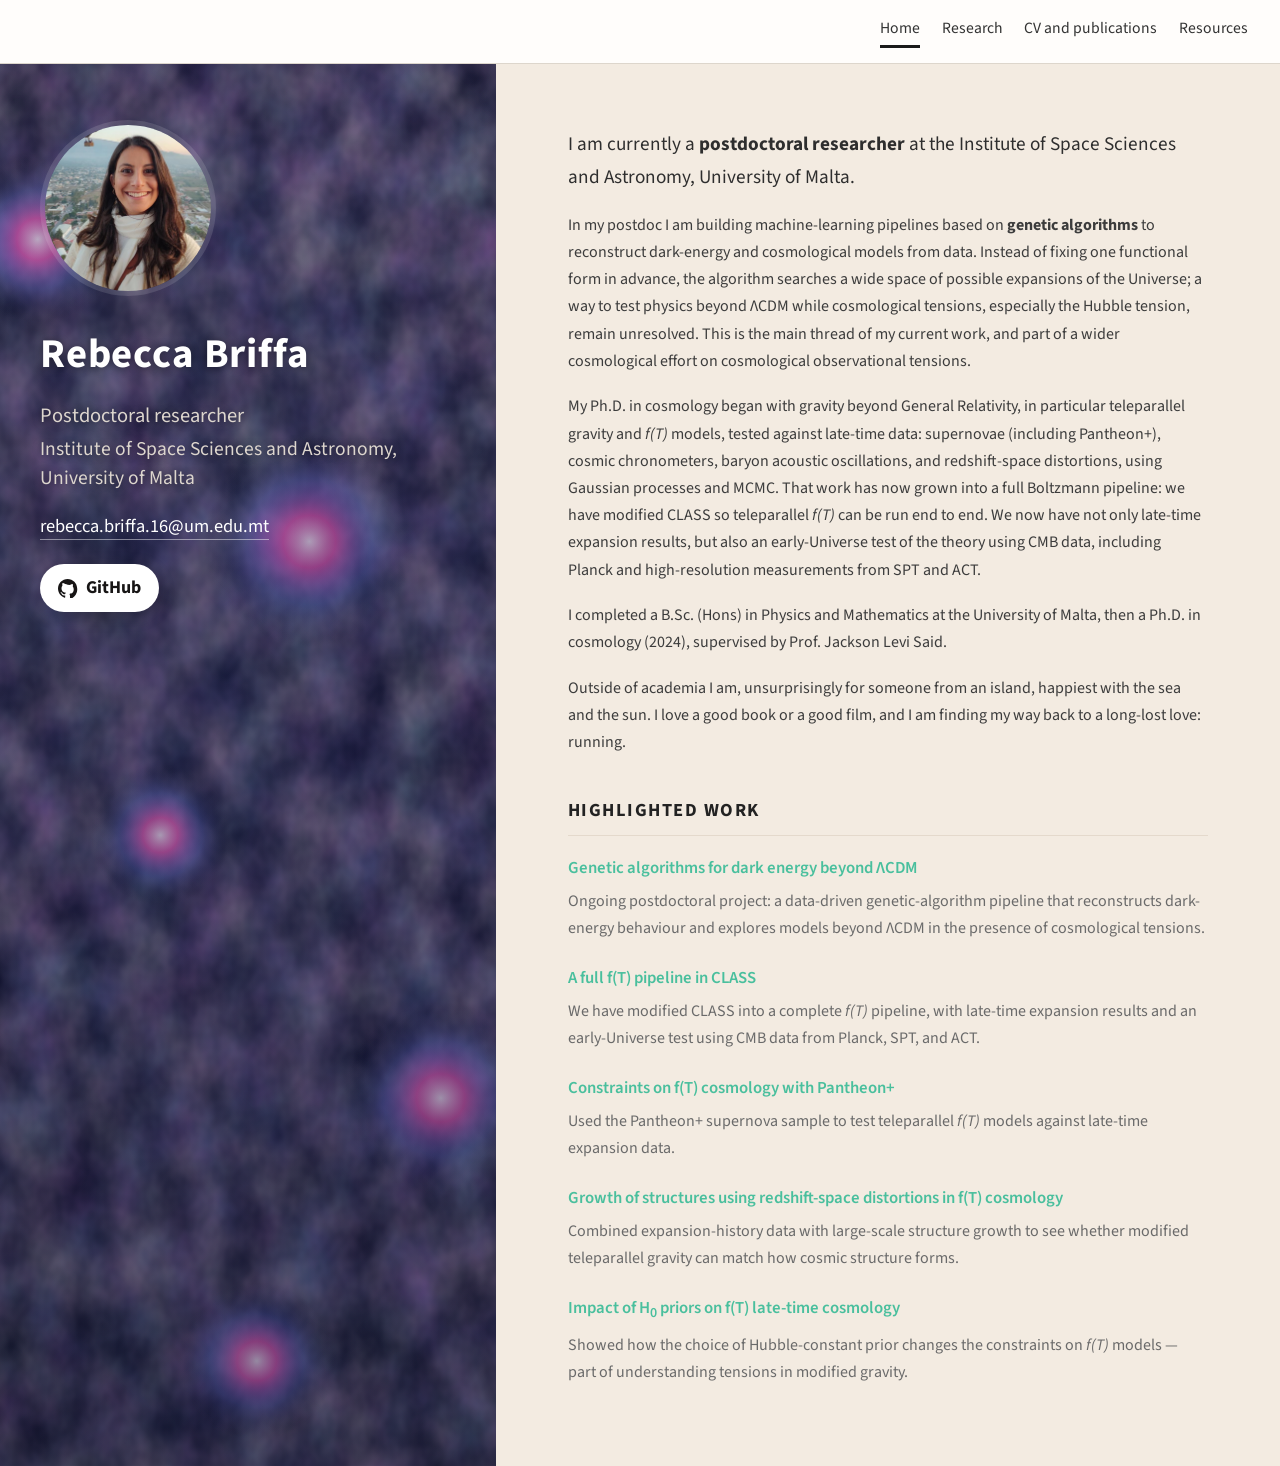
<file: index.html>
<!DOCTYPE html>
<html lang="en">
  <head>
    <meta charset="UTF-8" />
    <meta name="viewport" content="width=device-width, initial-scale=1.0" />
    <title>Rebecca Briffa</title>
    <link rel="preconnect" href="https://fonts.googleapis.com" />
    <link rel="preconnect" href="https://fonts.gstatic.com" crossorigin />
    <link
      href="https://fonts.googleapis.com/css2?family=Source+Sans+3:ital,wght@0,400;0,600;0,700;1,400&display=swap"
      rel="stylesheet"
    />
    <link rel="stylesheet" href="styles.css" />
  </head>
  <body>
    <header class="site-header">
      <nav class="site-nav" aria-label="Main">
        <a href="index.html" class="active">Home</a>
        <a href="research.html">Research</a>
        <a href="cv.html">CV and publications</a>
        <a href="resources.html">Resources</a>
      </nav>
    </header>
    <div class="page">
      <aside class="sidebar">
        <div class="photo-wrap">
          <img
            class="photo"
            src="photo.png"
            alt="Portrait of Rebecca Briffa"
          />
        </div>
        <h1>Rebecca Briffa</h1>
        <p class="role">
          Postdoctoral researcher<br />
          <span>Institute of Space Sciences and Astronomy,<br />University of Malta</span>
        </p>
        <p class="email">
          <a href="mailto:rebecca.briffa.16@um.edu.mt">rebecca.briffa.16@um.edu.mt</a>
        </p>
        <nav class="social">
          <a
            class="github-btn"
            href="https://github.com/Rebecca-Briffa"
            target="_blank"
            rel="noopener noreferrer"
          >
            <svg viewBox="0 0 16 16" aria-hidden="true">
              <path
                fill="currentColor"
                d="M8 0C3.58 0 0 3.58 0 8c0 3.54 2.29 6.53 5.47 7.59.4.07.55-.17.55-.38 0-.19-.01-.82-.01-1.49-2.01.37-2.53-.49-2.69-.94-.09-.23-.48-.94-.82-1.13-.28-.15-.68-.52-.01-.53.63-.01 1.08.58 1.23.82.72 1.21 1.87.87 2.33.66.07-.52.28-.87.51-1.07-1.78-.2-3.64-.89-3.64-3.95 0-.87.31-1.59.82-2.15-.08-.2-.36-1.02.08-2.12 0 0 .67-.21 2.2.82A7.65 7.65 0 0 1 8 4.77a7.65 7.65 0 0 1 2.01.27c1.53-1.04 2.2-.82 2.2-.82.44 1.1.16 1.92.08 2.12.51.56.82 1.27.82 2.15 0 3.07-1.87 3.75-3.65 3.95.29.25.54.73.54 1.48 0 1.07-.01 1.93-.01 2.2 0 .21.15.46.55.38A8.01 8.01 0 0 0 16 8c0-4.42-3.58-8-8-8z"
              />
            </svg>
            GitHub
          </a>
        </nav>
      </aside>

      <main class="content">
        <section>
          <p class="lead">
            I am currently a
            <strong>postdoctoral researcher</strong>
            at the Institute of Space Sciences and Astronomy, University of
            Malta.
          </p>
          <p>
            In my postdoc I am building machine-learning pipelines based on
            <strong>genetic algorithms</strong> to reconstruct dark-energy and
            cosmological models from data. Instead of fixing one functional
            form in advance, the algorithm searches a wide space of possible
            expansions of the Universe; a way to test physics beyond ΛCDM
            while cosmological tensions, especially the Hubble tension, remain
            unresolved. This is the main thread of my current work, and part of
            a wider cosmological effort on cosmological observational tensions.
          </p>
          <p>
            My Ph.D. in cosmology began with gravity beyond General Relativity,
            in particular teleparallel gravity and <em>f(T)</em> models, tested
            against late-time data: supernovae (including Pantheon+), cosmic
            chronometers, baryon acoustic oscillations, and redshift-space
            distortions, using Gaussian processes and MCMC. That work has now
            grown into a full Boltzmann pipeline: we have modified CLASS so
            teleparallel <em>f(T)</em> can be run end to end. We now have not
            only late-time expansion results, but also an early-Universe test
            of the theory using CMB data, including Planck and high-resolution
            measurements from SPT and ACT.
          </p>
          <p>
            I completed a B.Sc. (Hons) in Physics and Mathematics at the
            University of Malta, then a Ph.D. in cosmology (2024), supervised
            by Prof. Jackson Levi Said.
          </p>
          <p>
            Outside of academia I am, unsurprisingly for someone from an
            island, happiest with the sea and the sun. I love a good book or a
            good film, and I am finding my way back to a long-lost love:
            running.
          </p>
        </section>

        <section>
          <h2>Highlighted work</h2>
          <ul class="work">
            <li>
              <h3>Genetic algorithms for dark energy beyond ΛCDM</h3>
              <p>
                Ongoing postdoctoral project: a data-driven genetic-algorithm
                pipeline that reconstructs dark-energy behaviour and explores
                models beyond ΛCDM in the presence of cosmological tensions.
              </p>
            </li>
            <li>
              <h3>A full f(T) pipeline in CLASS</h3>
              <p>
                We have modified CLASS into a complete <em>f(T)</em> pipeline,
                with late-time expansion results and an early-Universe test
                using CMB data from Planck, SPT, and ACT.
              </p>
            </li>
            <li>
              <h3>Constraints on f(T) cosmology with Pantheon+</h3>
              <p>
                Used the Pantheon+ supernova sample to test teleparallel
                <em>f(T)</em> models against late-time expansion data.
              </p>
            </li>
            <li>
              <h3>Growth of structures using redshift-space distortions in f(T) cosmology</h3>
              <p>
                Combined expansion-history data with large-scale structure
                growth to see whether modified teleparallel gravity can match
                how cosmic structure forms.
              </p>
            </li>
            <li>
              <h3>Impact of H<sub>0</sub> priors on f(T) late-time cosmology</h3>
              <p>
                Showed how the choice of Hubble-constant prior changes the
                constraints on <em>f(T)</em> models — part of understanding
                tensions in modified gravity.
              </p>
            </li>
          </ul>
        </section>
      </main>
    </div>
  </body>
</html>
</file>
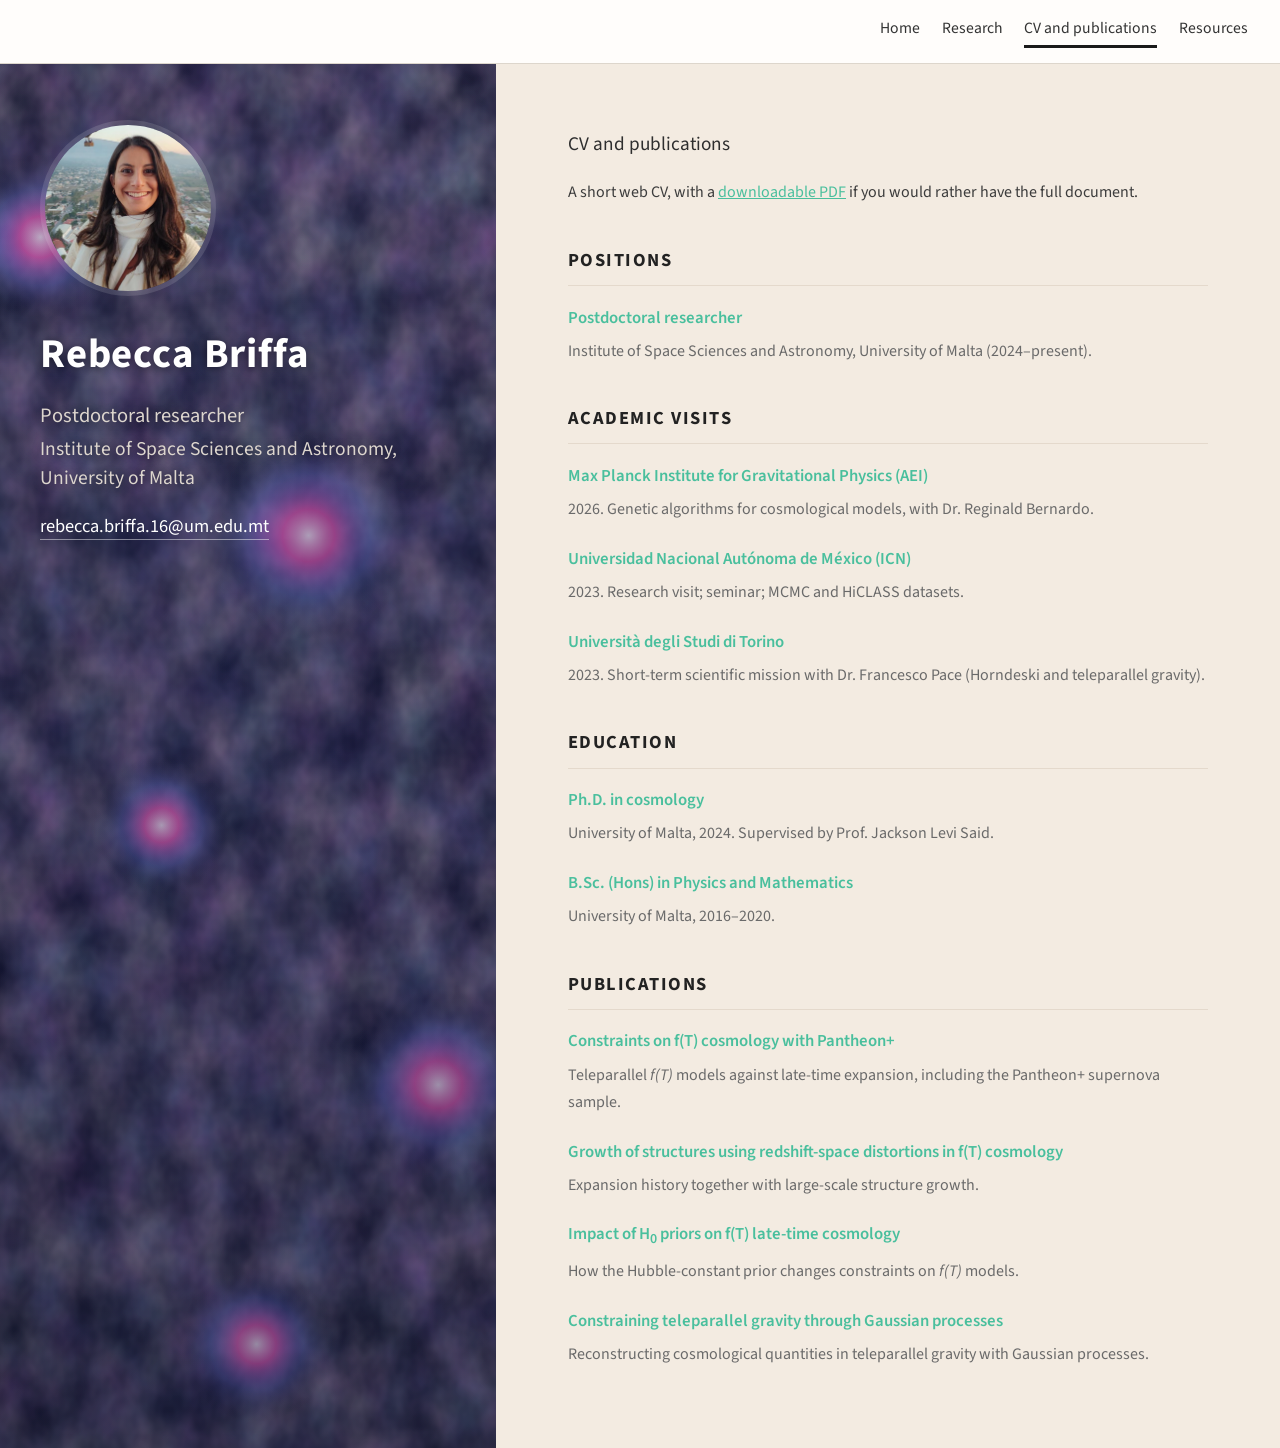
<file: cv.html>
<!DOCTYPE html>
<html lang="en">
  <head>
    <meta charset="UTF-8" />
    <meta name="viewport" content="width=device-width, initial-scale=1.0" />
    <title>CV and publications — Rebecca Briffa</title>
    <link rel="preconnect" href="https://fonts.googleapis.com" />
    <link rel="preconnect" href="https://fonts.gstatic.com" crossorigin />
    <link
      href="https://fonts.googleapis.com/css2?family=Source+Sans+3:ital,wght@0,400;0,600;0,700;1,400&display=swap"
      rel="stylesheet"
    />
    <link rel="stylesheet" href="styles.css" />
  </head>
  <body>
    <header class="site-header">
      <nav class="site-nav" aria-label="Main">
        <a href="index.html">Home</a>
        <a href="research.html">Research</a>
        <a href="cv.html" class="active">CV and publications</a>
        <a href="resources.html">Resources</a>
      </nav>
    </header>
    <div class="page">
      <aside class="sidebar">
        <div class="photo-wrap">
          <img class="photo" src="photo.png" alt="Portrait of Rebecca Briffa" />
        </div>
        <h1>Rebecca Briffa</h1>
        <p class="role">
          Postdoctoral researcher<br />
          <span>Institute of Space Sciences and Astronomy,<br />University of Malta</span>
        </p>
        <p class="email">
          <a href="mailto:rebecca.briffa.16@um.edu.mt">rebecca.briffa.16@um.edu.mt</a>
        </p>
      </aside>
      <main class="content">
        <p class="lead">CV and publications</p>
        <p>
          A short web CV, with a
          <a href="Rebecca_Briffa_CV.pdf">downloadable PDF</a>
          if you would rather have the full document.
        </p>

        <section>
          <h2>Positions</h2>
          <ul class="work">
            <li>
              <h3>Postdoctoral researcher</h3>
              <p>
                Institute of Space Sciences and Astronomy, University of Malta
                (2024–present).
              </p>
            </li>
          </ul>
        </section>

        <section>
          <h2>Academic visits</h2>
          <ul class="work">
            <li>
              <h3>Max Planck Institute for Gravitational Physics (AEI)</h3>
              <p>
                2026. Genetic algorithms for cosmological models, with
                Dr. Reginald Bernardo.
              </p>
            </li>
            <li>
              <h3>Universidad Nacional Autónoma de México (ICN)</h3>
              <p>
                2023. Research visit; seminar; MCMC and HiCLASS datasets.
              </p>
            </li>
            <li>
              <h3>Università degli Studi di Torino</h3>
              <p>
                2023. Short-term scientific mission with Dr. Francesco Pace
                (Horndeski and teleparallel gravity).
              </p>
            </li>
          </ul>
        </section>

        <section>
          <h2>Education</h2>
          <ul class="work">
            <li>
              <h3>Ph.D. in cosmology</h3>
              <p>
                University of Malta, 2024. Supervised by Prof. Jackson Levi
                Said.
              </p>
            </li>
            <li>
              <h3>B.Sc. (Hons) in Physics and Mathematics</h3>
              <p>University of Malta, 2016–2020.</p>
            </li>
          </ul>
        </section>

        <section>
          <h2>Publications</h2>
          <ul class="work">
            <li>
              <h3>Constraints on f(T) cosmology with Pantheon+</h3>
              <p>
                Teleparallel <em>f(T)</em> models against late-time expansion,
                including the Pantheon+ supernova sample.
              </p>
            </li>
            <li>
              <h3>Growth of structures using redshift-space distortions in f(T) cosmology</h3>
              <p>
                Expansion history together with large-scale structure growth.
              </p>
            </li>
            <li>
              <h3>Impact of H<sub>0</sub> priors on f(T) late-time cosmology</h3>
              <p>
                How the Hubble-constant prior changes constraints on
                <em>f(T)</em> models.
              </p>
            </li>
            <li>
              <h3>Constraining teleparallel gravity through Gaussian processes</h3>
              <p>
                Reconstructing cosmological quantities in teleparallel gravity
                with Gaussian processes.
              </p>
            </li>
          </ul>
        </section>
      </main>
    </div>
  </body>
</html>
</file>
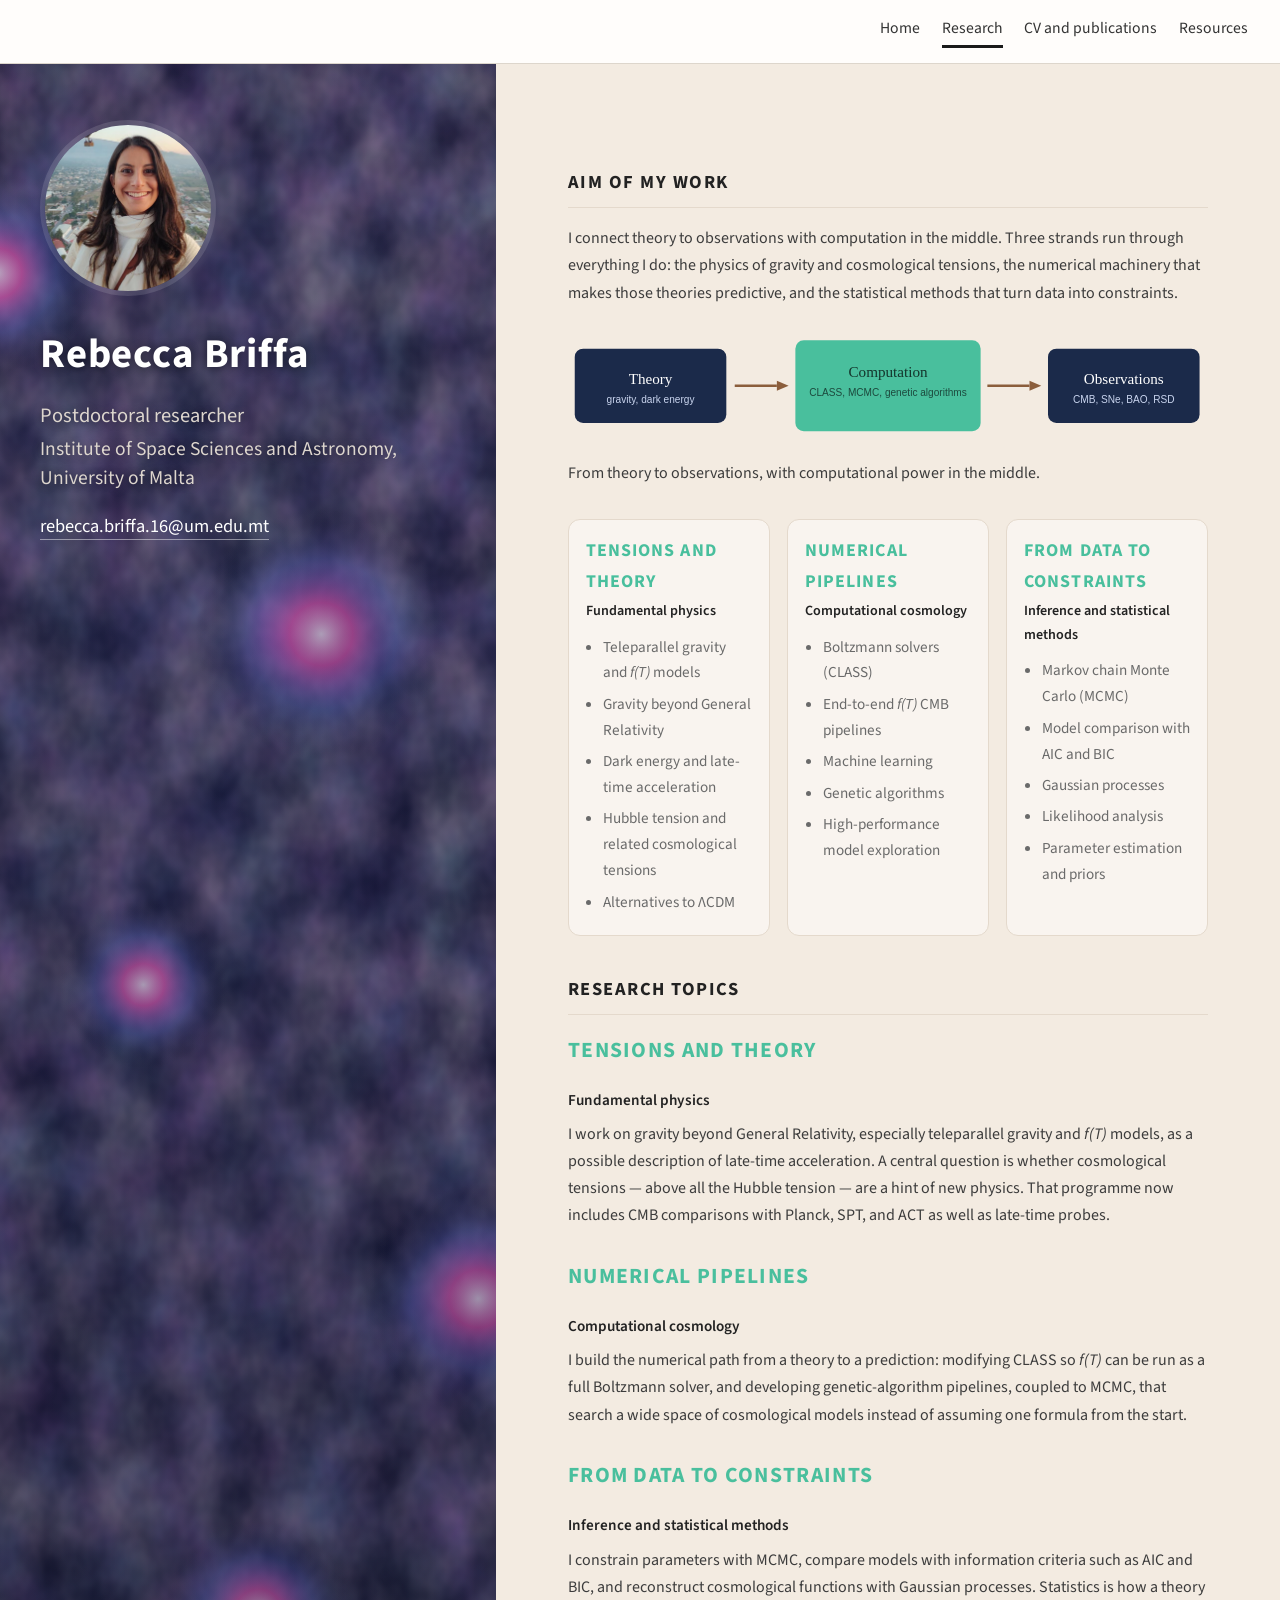
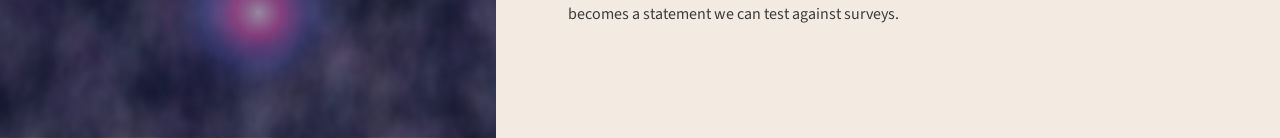
<file: research.html>
<!DOCTYPE html>
<html lang="en">
  <head>
    <meta charset="UTF-8" />
    <meta name="viewport" content="width=device-width, initial-scale=1.0" />
    <title>Research — Rebecca Briffa</title>
    <link rel="preconnect" href="https://fonts.googleapis.com" />
    <link rel="preconnect" href="https://fonts.gstatic.com" crossorigin />
    <link
      href="https://fonts.googleapis.com/css2?family=Source+Sans+3:ital,wght@0,400;0,600;0,700;1,400&display=swap"
      rel="stylesheet"
    />
    <link rel="stylesheet" href="styles.css" />
  </head>
  <body>
    <header class="site-header">
      <nav class="site-nav" aria-label="Main">
        <a href="index.html">Home</a>
        <a href="research.html" class="active">Research</a>
        <a href="cv.html">CV and publications</a>
        <a href="resources.html">Resources</a>
      </nav>
    </header>
    <div class="page">
      <aside class="sidebar">
        <div class="photo-wrap">
          <img class="photo" src="photo.png" alt="Portrait of Rebecca Briffa" />
        </div>
        <h1>Rebecca Briffa</h1>
        <p class="role">
          Postdoctoral researcher<br />
          <span>Institute of Space Sciences and Astronomy,<br />University of Malta</span>
        </p>
        <p class="email">
          <a href="mailto:rebecca.briffa.16@um.edu.mt">rebecca.briffa.16@um.edu.mt</a>
        </p>
      </aside>
      <main class="content">
        <section>
          <h2>Aim of my work</h2>
          <p>
            I connect theory to observations with computation in the middle.
            Three strands run through everything I do: the physics of gravity
            and cosmological tensions, the numerical machinery that makes
            those theories predictive, and the statistical methods that turn
            data into constraints.
          </p>
          <figure class="pipeline">
            <img
              src="pipeline.svg"
              alt="Flow from theory through computation to observations"
            />
            <figcaption>
              From theory to observations, with computational power in the
              middle.
            </figcaption>
          </figure>
          <div class="aim-grid">
            <article class="aim-card">
              <p class="kicker">Tensions and theory</p>
              <h3>Fundamental physics</h3>
              <ul>
                <li>Teleparallel gravity and <em>f(T)</em> models</li>
                <li>Gravity beyond General Relativity</li>
                <li>Dark energy and late-time acceleration</li>
                <li>Hubble tension and related cosmological tensions</li>
                <li>Alternatives to ΛCDM</li>
              </ul>
            </article>
            <article class="aim-card">
              <p class="kicker">Numerical pipelines</p>
              <h3>Computational cosmology</h3>
              <ul>
                <li>Boltzmann solvers (CLASS)</li>
                <li>End-to-end <em>f(T)</em> CMB pipelines</li>
                <li>Machine learning</li>
                <li>Genetic algorithms</li>
                <li>High-performance model exploration</li>
              </ul>
            </article>
            <article class="aim-card">
              <p class="kicker">From data to constraints</p>
              <h3>Inference and statistical methods</h3>
              <ul>
                <li>Markov chain Monte Carlo (MCMC)</li>
                <li>Model comparison with AIC and BIC</li>
                <li>Gaussian processes</li>
                <li>Likelihood analysis</li>
                <li>Parameter estimation and priors</li>
              </ul>
            </article>
          </div>
        </section>

        <section>
          <h2>Research topics</h2>

          <article class="topic">
            <p class="kicker">Tensions and theory</p>
            <h3>Fundamental physics</h3>
            <p>
              I work on gravity beyond General Relativity, especially
              teleparallel gravity and <em>f(T)</em> models, as a possible
              description of late-time acceleration. A central question is
              whether cosmological tensions — above all the Hubble tension —
              are a hint of new physics. That programme now includes CMB
              comparisons with Planck, SPT, and ACT as well as late-time
              probes.
            </p>
          </article>

          <article class="topic">
            <p class="kicker">Numerical pipelines</p>
            <h3>Computational cosmology</h3>
            <p>
              I build the numerical path from a theory to a prediction:
              modifying CLASS so <em>f(T)</em> can be run as a full Boltzmann
              solver, and developing genetic-algorithm pipelines, coupled to
              MCMC, that search a wide space of cosmological models instead of
              assuming one formula from the start.
            </p>
          </article>

          <article class="topic">
            <p class="kicker">From data to constraints</p>
            <h3>Inference and statistical methods</h3>
            <p>
              I constrain parameters with MCMC, compare models with information
              criteria such as AIC and BIC, and reconstruct cosmological
              functions with Gaussian processes. Statistics is how a theory
              becomes a statement we can test against surveys.
            </p>
          </article>
        </section>
      </main>
    </div>
  </body>
</html>
</file>
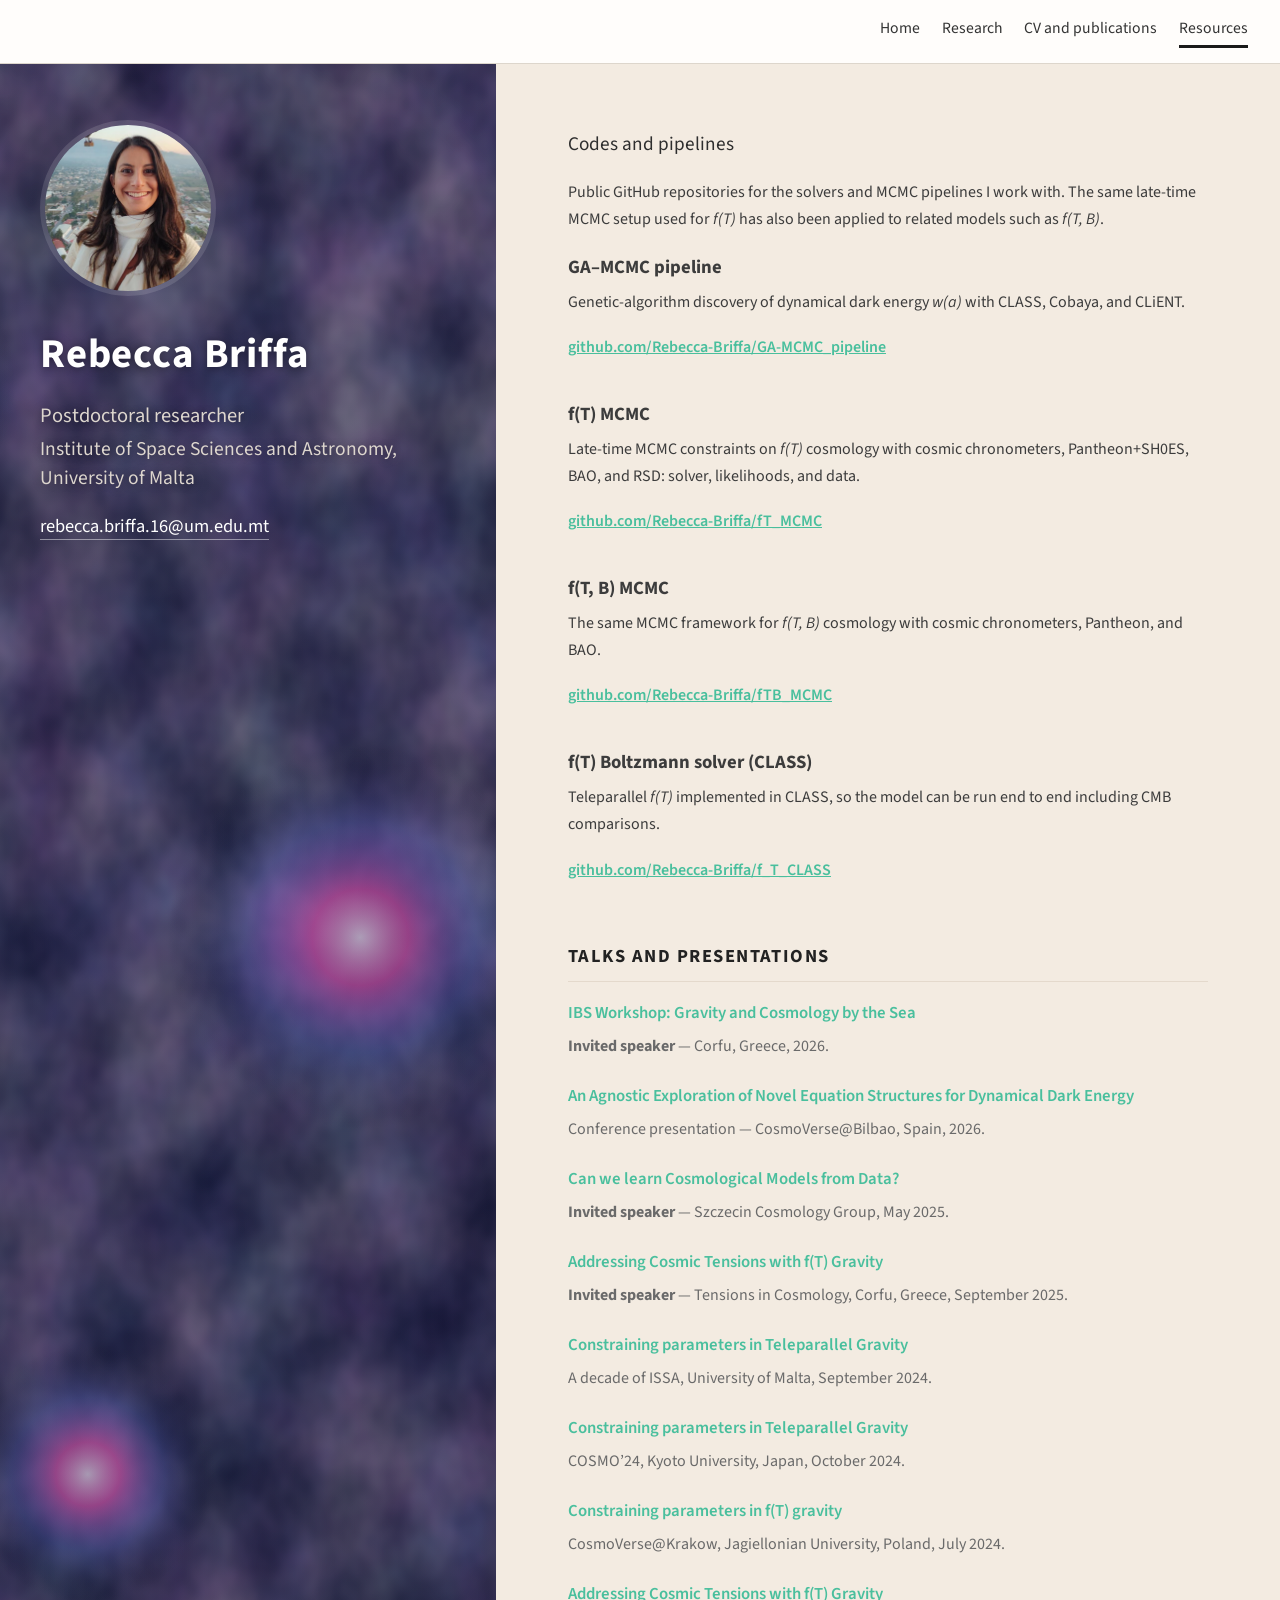
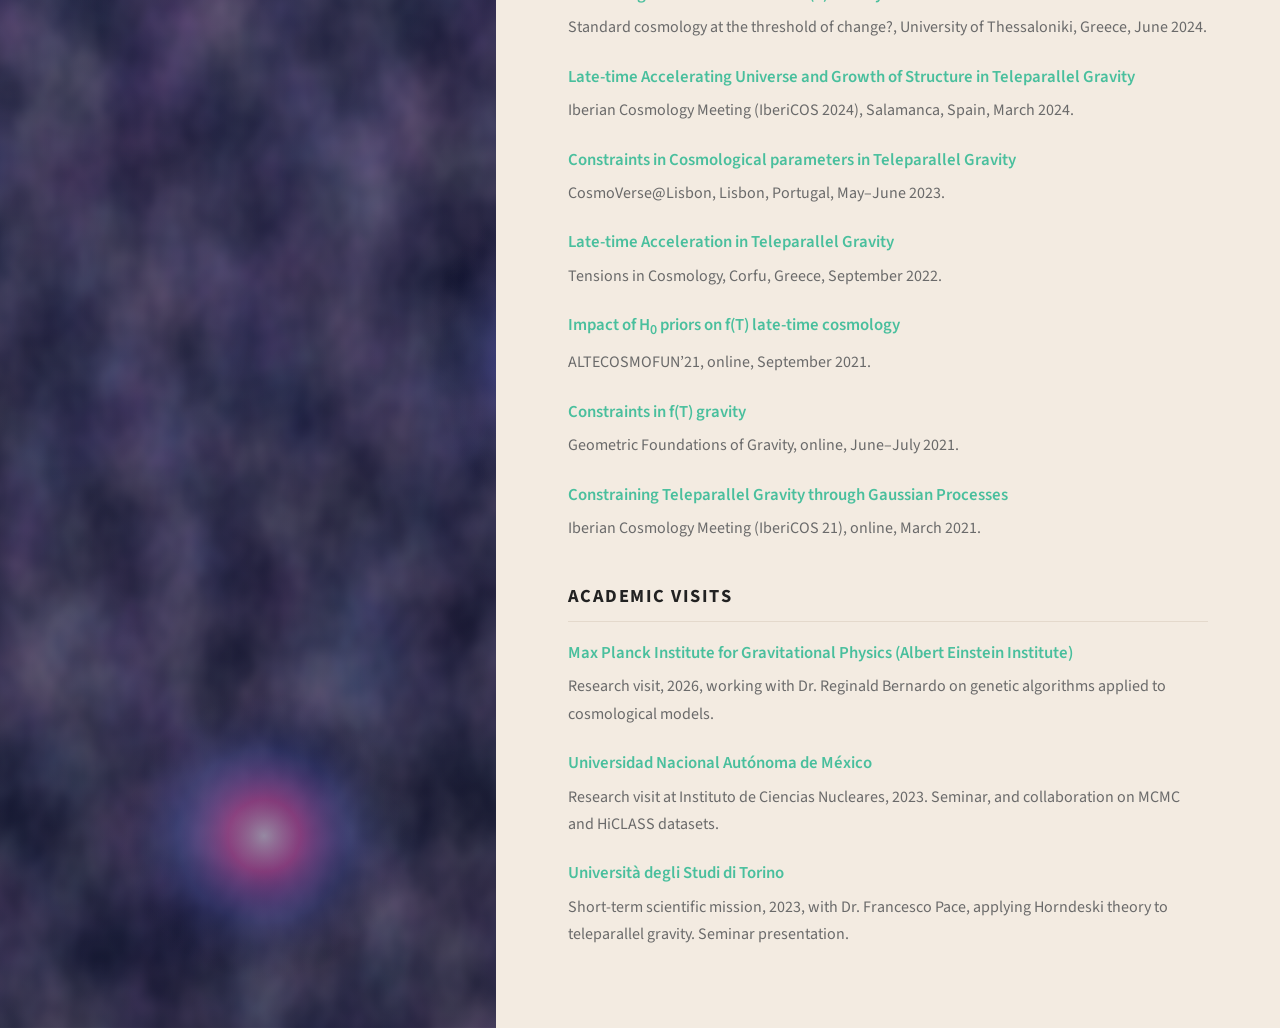
<file: resources.html>
<!DOCTYPE html>
<html lang="en">
  <head>
    <meta charset="UTF-8" />
    <meta name="viewport" content="width=device-width, initial-scale=1.0" />
    <title>Resources — Rebecca Briffa</title>
    <link rel="preconnect" href="https://fonts.googleapis.com" />
    <link rel="preconnect" href="https://fonts.gstatic.com" crossorigin />
    <link
      href="https://fonts.googleapis.com/css2?family=Source+Sans+3:ital,wght@0,400;0,600;0,700;1,400&display=swap"
      rel="stylesheet"
    />
    <link rel="stylesheet" href="styles.css" />
  </head>
  <body>
    <header class="site-header">
      <nav class="site-nav" aria-label="Main">
        <a href="index.html">Home</a>
        <a href="research.html">Research</a>
        <a href="cv.html">CV and publications</a>
        <a href="resources.html" class="active">Resources</a>
      </nav>
    </header>
    <div class="page">
      <aside class="sidebar">
        <div class="photo-wrap">
          <img class="photo" src="photo.png" alt="Portrait of Rebecca Briffa" />
        </div>
        <h1>Rebecca Briffa</h1>
        <p class="role">
          Postdoctoral researcher<br />
          <span>Institute of Space Sciences and Astronomy,<br />University of Malta</span>
        </p>
        <p class="email">
          <a href="mailto:rebecca.briffa.16@um.edu.mt">rebecca.briffa.16@um.edu.mt</a>
        </p>
      </aside>
      <main class="content">
        <p class="lead">Codes and pipelines</p>
        <p>
          Public GitHub repositories for the solvers and MCMC pipelines I
          work with. The same late-time MCMC setup used for
          <em>f(T)</em> has also been applied to related models such as
          <em>f(T, B)</em>.
        </p>
        <ul class="resource-list">
          <li>
            <h3>GA–MCMC pipeline</h3>
            <p>
              Genetic-algorithm discovery of dynamical dark energy
              <em>w(a)</em> with CLASS, Cobaya, and CLiENT.
            </p>
            <p>
              <a href="https://github.com/Rebecca-Briffa/GA-MCMC_pipeline" target="_blank" rel="noopener noreferrer">github.com/Rebecca-Briffa/GA-MCMC_pipeline</a>
            </p>
          </li>
          <li>
            <h3>f(T) MCMC</h3>
            <p>
              Late-time MCMC constraints on <em>f(T)</em> cosmology with
              cosmic chronometers, Pantheon+SH0ES, BAO, and RSD: solver,
              likelihoods, and data.
            </p>
            <p>
              <a href="https://github.com/Rebecca-Briffa/fT_MCMC" target="_blank" rel="noopener noreferrer">github.com/Rebecca-Briffa/fT_MCMC</a>
            </p>
          </li>
          <li>
            <h3>f(T, B) MCMC</h3>
            <p>
              The same MCMC framework for <em>f(T, B)</em> cosmology with
              cosmic chronometers, Pantheon, and BAO.
            </p>
            <p>
              <a href="https://github.com/Rebecca-Briffa/fTB_MCMC" target="_blank" rel="noopener noreferrer">github.com/Rebecca-Briffa/fTB_MCMC</a>
            </p>
          </li>
          <li>
            <h3>f(T) Boltzmann solver (CLASS)</h3>
            <p>
              Teleparallel <em>f(T)</em> implemented in CLASS, so the model
              can be run end to end including CMB comparisons.
            </p>
            <p>
              <a href="https://github.com/Rebecca-Briffa/f_T_CLASS" target="_blank" rel="noopener noreferrer">github.com/Rebecca-Briffa/f_T_CLASS</a>
            </p>
          </li>
        </ul>

        <section>
          <h2>Talks and presentations</h2>
          <ul class="work">
            <li>
              <h3>IBS Workshop: Gravity and Cosmology by the Sea</h3>
              <p><strong>Invited speaker</strong> — Corfu, Greece, 2026.</p>
            </li>
            <li>
              <h3>An Agnostic Exploration of Novel Equation Structures for Dynamical Dark Energy</h3>
              <p>Conference presentation — CosmoVerse@Bilbao, Spain, 2026.</p>
            </li>
            <li>
              <h3>Can we learn Cosmological Models from Data?</h3>
              <p><strong>Invited speaker</strong> — Szczecin Cosmology Group, May 2025.</p>
            </li>
            <li>
              <h3>Addressing Cosmic Tensions with f(T) Gravity</h3>
              <p><strong>Invited speaker</strong> — Tensions in Cosmology, Corfu, Greece, September 2025.</p>
            </li>
            <li>
              <h3>Constraining parameters in Teleparallel Gravity</h3>
              <p>A decade of ISSA, University of Malta, September 2024.</p>
            </li>
            <li>
              <h3>Constraining parameters in Teleparallel Gravity</h3>
              <p>COSMO’24, Kyoto University, Japan, October 2024.</p>
            </li>
            <li>
              <h3>Constraining parameters in f(T) gravity</h3>
              <p>CosmoVerse@Krakow, Jagiellonian University, Poland, July 2024.</p>
            </li>
            <li>
              <h3>Addressing Cosmic Tensions with f(T) Gravity</h3>
              <p>Standard cosmology at the threshold of change?, University of Thessaloniki, Greece, June 2024.</p>
            </li>
            <li>
              <h3>Late-time Accelerating Universe and Growth of Structure in Teleparallel Gravity</h3>
              <p>Iberian Cosmology Meeting (IberiCOS 2024), Salamanca, Spain, March 2024.</p>
            </li>
            <li>
              <h3>Constraints in Cosmological parameters in Teleparallel Gravity</h3>
              <p>CosmoVerse@Lisbon, Lisbon, Portugal, May–June 2023.</p>
            </li>
            <li>
              <h3>Late-time Acceleration in Teleparallel Gravity</h3>
              <p>Tensions in Cosmology, Corfu, Greece, September 2022.</p>
            </li>
            <li>
              <h3>Impact of H<sub>0</sub> priors on f(T) late-time cosmology</h3>
              <p>ALTECOSMOFUN’21, online, September 2021.</p>
            </li>
            <li>
              <h3>Constraints in f(T) gravity</h3>
              <p>Geometric Foundations of Gravity, online, June–July 2021.</p>
            </li>
            <li>
              <h3>Constraining Teleparallel Gravity through Gaussian Processes</h3>
              <p>Iberian Cosmology Meeting (IberiCOS 21), online, March 2021.</p>
            </li>
          </ul>
        </section>

        <section>
          <h2>Academic visits</h2>
          <ul class="work">
            <li>
              <h3>Max Planck Institute for Gravitational Physics (Albert Einstein Institute)</h3>
              <p>
                Research visit, 2026, working with Dr. Reginald Bernardo on
                genetic algorithms applied to cosmological models.
              </p>
            </li>
            <li>
              <h3>Universidad Nacional Autónoma de México</h3>
              <p>
                Research visit at Instituto de Ciencias Nucleares, 2023.
                Seminar, and collaboration on MCMC and HiCLASS datasets.
              </p>
            </li>
            <li>
              <h3>Università degli Studi di Torino</h3>
              <p>
                Short-term scientific mission, 2023, with Dr. Francesco Pace,
                applying Horndeski theory to teleparallel gravity. Seminar
                presentation.
              </p>
            </li>
          </ul>
        </section>
      </main>
    </div>
  </body>
</html>
</file>
<file: styles.css>
:root {
  --ink: #3c3c3c;
  --muted: #6a6a6a;
  --line: #e4d9cc;
  --accent: #49bf9d;
  --sidebar: #1f1815;
  --sidebar-text: #ffffff;
  --sidebar-muted: #b8b0a8;
  --page: #f3ebe1;
  --header: #fffdfb;
}

* {
  box-sizing: border-box;
}

html,
body {
  margin: 0;
  min-height: 100%;
}

body {
  font-family: "Source Sans 3", "Segoe UI", sans-serif;
  color: var(--ink);
  background: var(--page);
  line-height: 1.7;
}

.site-header {
  display: flex;
  flex-wrap: wrap;
  align-items: center;
  justify-content: flex-end;
  gap: 0.75rem 1.5rem;
  padding: 0.95rem 2rem;
  background: var(--header);
  border-bottom: 1px solid #ddd6cc;
  position: sticky;
  top: 0;
  z-index: 20;
}

.site-nav {
  display: flex;
  flex-wrap: wrap;
  gap: 1.35rem;
}

.site-nav a {
  color: #333;
  text-decoration: none;
  font-size: 0.98rem;
  padding-bottom: 0.2rem;
  border-bottom: 3px solid transparent;
}

.site-nav a:hover,
.site-nav a.active {
  border-bottom-color: #1a1a1a;
}

.page {
  display: grid;
  grid-template-columns: 31rem minmax(0, 1fr);
  min-height: calc(100vh - 3.5rem);
}

.sidebar {
  position: relative;
  isolation: isolate;
  background-color: #07102a;
  background-image:
    linear-gradient(180deg, rgba(8, 12, 36, 0.18), rgba(8, 12, 36, 0.38)),
    url("dark-matter.svg");
  background-size: cover;
  background-position: center;
  color: var(--sidebar-text);
  padding: 3.5rem 2.5rem;
  text-align: left;
  text-shadow: 0 1px 8px rgba(0, 0, 0, 0.45);
}

.photo-wrap {
  width: 11rem;
  height: 11rem;
  margin: 0 0 1.5rem;
  border-radius: 50%;
  overflow: hidden;
  border: 0.35rem solid rgba(255, 255, 255, 0.12);
}

.photo {
  width: 100%;
  height: 100%;
  object-fit: cover;
  object-position: 50% 68%;
  transform: scale(1.35);
}

.placeholder {
  display: grid;
  place-items: center;
  background: #4a403a;
  color: var(--sidebar-muted);
  font-size: 0.85rem;
}

.sidebar h1 {
  margin: 0 0 0.7rem;
  font-size: 2.55rem;
  font-weight: 700;
  letter-spacing: 0.02em;
}

.role {
  margin: 0 0 1.1rem;
  color: #ddd6ce;
  font-size: 1.28rem;
  line-height: 1.5;
}

.role span {
  display: inline-block;
  margin-top: 0.2rem;
  font-size: 1.22rem;
}

.email {
  margin: 0 0 1.35rem;
}

.email a {
  color: #fff;
  font-size: 1.15rem;
  text-decoration: none;
  border-bottom: 1px solid rgba(255, 255, 255, 0.45);
  text-shadow: none;
}

.email a:hover {
  color: #49bf9d;
  border-bottom-color: #49bf9d;
}

.social {
  margin-top: 0.25rem;
}

.github-btn {
  display: inline-flex;
  align-items: center;
  gap: 0.5rem;
  padding: 0.55rem 1.15rem;
  border-radius: 999px;
  background: #fff;
  color: #171515;
  font-weight: 700;
  font-size: 1.12rem;
  text-decoration: none;
  text-shadow: none;
  box-shadow: 0 4px 16px rgba(0, 0, 0, 0.28);
}

.github-btn svg {
  width: 1.2rem;
  height: 1.2rem;
}

.github-btn:hover {
  background: #49bf9d;
  color: #fff;
}

.content {
  padding: 4rem 4.5rem 5rem;
  max-width: 52rem;
}

.lead {
  font-size: 1.2rem;
  color: #2e2e2e;
}

.content p {
  margin: 0 0 1.15rem;
}

.content h2 {
  margin: 2.4rem 0 1.1rem;
  font-size: 1.15rem;
  letter-spacing: 0.08em;
  text-transform: uppercase;
  color: #222;
  border-bottom: 1px solid var(--line);
  padding-bottom: 0.55rem;
}

.pipeline {
  margin: 0 0 2rem;
}

.pipeline img {
  width: 100%;
  height: auto;
  display: block;
}

.aim-grid {
  display: grid;
  grid-template-columns: repeat(3, minmax(0, 1fr));
  gap: 1.1rem;
  margin: 0 0 2.2rem;
}

.aim-card {
  background: rgba(255, 255, 255, 0.45);
  border: 1px solid var(--line);
  border-radius: 0.75rem;
  padding: 1rem 1.05rem 0.85rem;
}

.aim-card h3 {
  margin: 0 0 0.65rem;
  font-size: 0.88rem;
  font-weight: 600;
  color: #222;
  letter-spacing: 0;
  text-transform: none;
}

.aim-card .kicker {
  margin: 0 0 0.2rem;
  font-size: 1.12rem;
}

.aim-card ul {
  margin: 0;
  padding-left: 1.1rem;
  color: var(--muted);
  font-size: 0.95rem;
}

.aim-card li {
  margin: 0 0 0.35rem;
}

@media (max-width: 1100px) {
  .aim-grid {
    grid-template-columns: 1fr;
  }
}

.topic {
  margin: 0 0 1.85rem;
}

.topic h3 {
  margin: 0 0 0.45rem;
  font-size: 0.95rem;
  font-weight: 600;
  color: #222;
  letter-spacing: 0;
  text-transform: none;
}

.kicker {
  margin: 0 0 0.15rem;
  font-size: 1.35rem;
  letter-spacing: 0.06em;
  text-transform: uppercase;
  color: var(--accent);
  font-weight: 700;
}

.work {
  list-style: none;
  margin: 0;
  padding: 0;
  display: grid;
  gap: 1.35rem;
}

.work h3 {
  margin: 0 0 0.35rem;
  font-size: 1.05rem;
  color: var(--accent);
  font-weight: 600;
}

.work p {
  margin: 0;
  color: var(--muted);
}

.content a {
  color: var(--accent);
}

.resource-list {
  list-style: none;
  margin: 0;
  padding: 0;
  display: grid;
  gap: 1.2rem;
}

.resource-list h3 {
  margin: 0 0 0.3rem;
}

.resource-list a {
  font-weight: 600;
}

@media (max-width: 900px) {
  .page {
    grid-template-columns: 1fr;
  }

  .site-header {
    padding: 0.85rem 1.2rem;
  }

  .sidebar {
    padding: 2.5rem 1.5rem 2rem;
  }

  .content {
    padding: 2rem 1.4rem 3rem;
  }
}
</file>
